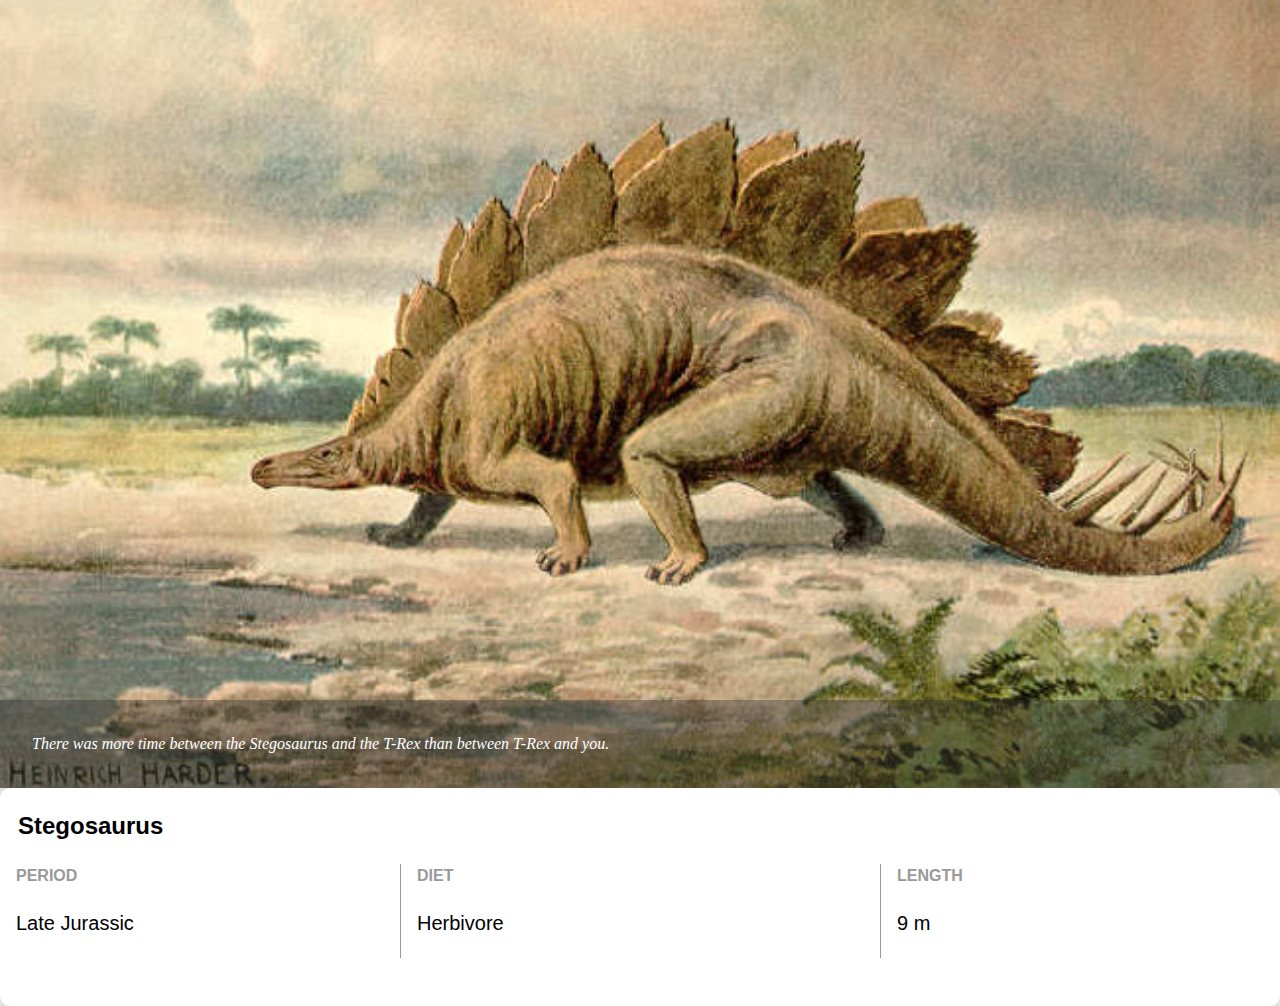
<file: index.html>
<!DOCTYPE html>
<html lang="en-ca">
<head>
  <meta charset="utf-8">
  <title>Stegosaurus</title>
  <link href="css/main.css" rel="stylesheet">
  <meta name="viewport" content="width=device-width,initial-scale=1">
</head>
<body>



	<figure class="fig">
		<img src="images/stegosaurus.jpg" alt="picture of stegosaurus">
		<figcaption class="fig-cap"><em>There was more time between the Stegosaurus and the T-Rex than between T-Rex and you.</em></figcaption>
	</figure>

	<div class="white-box">
			<h2 class="steg">Stegosaurus</h2>

				<div class="col-left">
					<h3 class="grey">Period</h3>
					<p class="black">Late Jurassic</p>
				</div>

				<div class="col-middle">
					<h3 class="grey">Diet</h3>
					<p class="black">Herbivore</p>
				</div>

				<div class="col-right">
					<h3 class="grey">Length</h3>
					<p class="black">9&nbsp;m</p4>
				</div>
	</div>

</body>
</html>
</file>
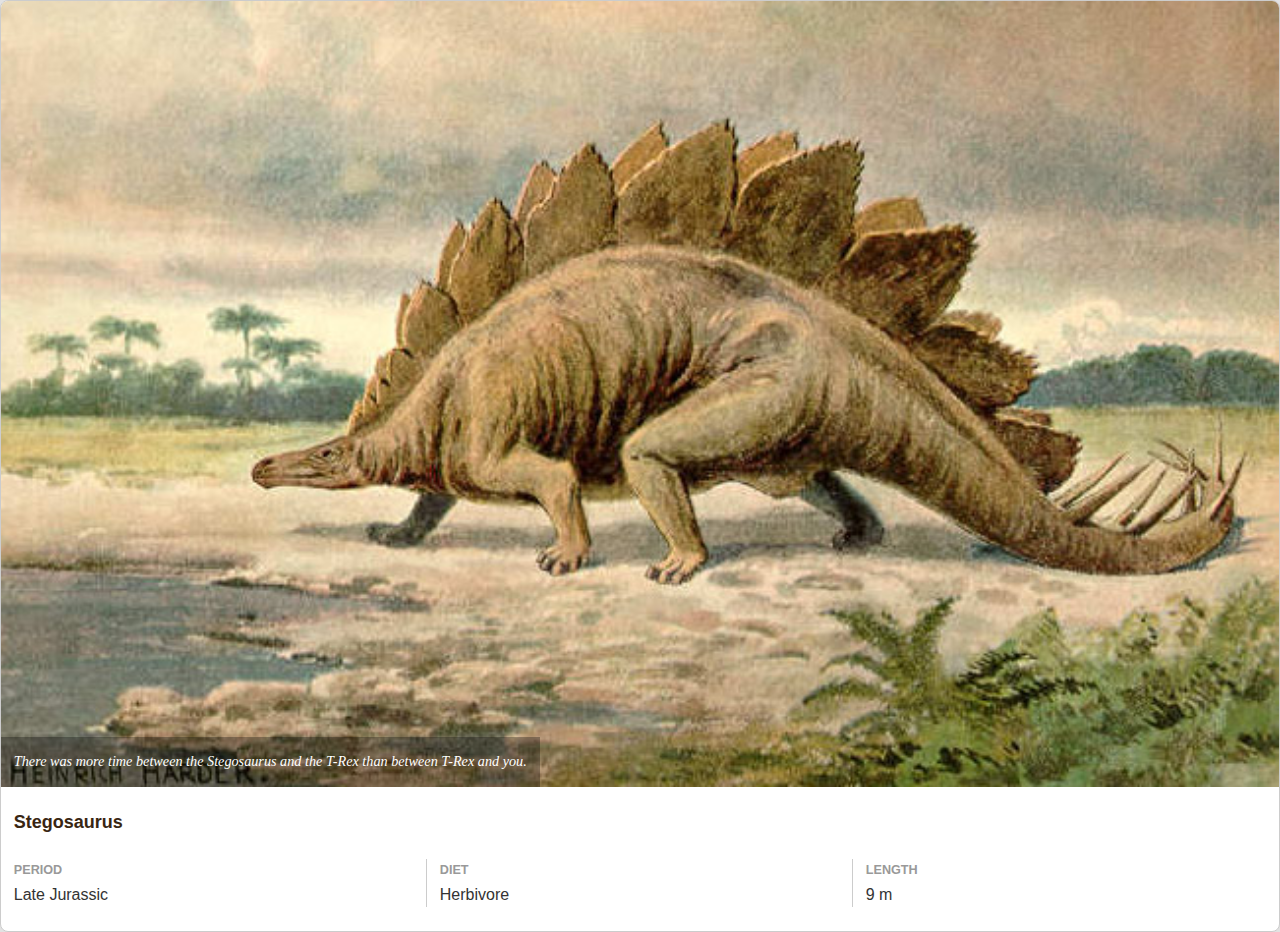
<file: exercise-1-solution/index.html>
<!DOCTYPE html>
<html lang="en-ca">
<head>
  <meta charset="utf-8">
  <title>Stegosaurus</title>
  <link href="css/main.css" rel="stylesheet">
  <meta name="viewport" content="width=device-width,initial-scale=1">
</head>
<body>

<article class="card">
  <header>
    <figure class="graphic">
      <img class="graphic__img" src="images/stegosaurus.jpg" alt="">
      <figcaption class="graphic__caption">There was more time between the Stegosaurus and the T-Rex than between T-Rex and you.</figcaption>
    </figure>

    <h1 class="card__heading">Stegosaurus</h1>
  </header>

  <div class="data">
    <div class="data__item">
      <h2 class="data__title">Period</h2>
      <p class="data__info">Late Jurassic</p>
    </div>
    <div class="data__item">
      <h2 class="data__title">Diet</h2>
      <p class="data__info">Herbivore</p>
    </div>
    <div class="data__item">
      <h2 class="data__title">Length</h2>
      <p class="data__info"><data value="9">9&nbsp;m</data></p>
    </div>
  </div>
</article>

</body>
</html>
</file>
<file: css/main.css>
@-moz-viewport { width: device-width; scale: 1; }
@-ms-viewport { width: device-width; scale: 1; }
@-o-viewport { width: device-width; scale: 1; }
@-webkit-viewport { width: device-width; scale: 1; }
@viewport { width: device-width; scale: 1; }

html {
  box-sizing: border-box;
  margin: 0;
  padding: 0;

  font: normal 100%/1.5 sans-serif;
  -moz-text-size-adjust: 100%;
  -ms-text-size-adjust: 100%;
  -webkit-text-size-adjust: 100%;
  text-size-adjust: 100%;
  background-color: #e2e2e2;
}

*, *:before, *:after {
  box-sizing: inherit;
}

body {
  margin: 0;
  padding: 0;
}

.white-box {
  background-color: #fff;
  overflow: hidden;
  padding-bottom: 3rem;
  border-radius: 10px;
}

img {
  display: block;
  width: 100%;
}

.fig {
  display: block;
  margin:0;
  padding:0;
  position: relative;
  background-color: #fff;
}

.fig-cap {
  font-family: serif;
  position: absolute;
  background-color: rgba(51,51,51,0.4);
  width:100%;
  bottom:0;
  color: #fff;
  padding:2em;
  font-size:1em;
}

.steg {
  margin-left: .75em;
  margin-bottom: ;
}

.col-left {
  float: left;
  width: 30%;
  margin-left: 1em;
}

.col-middle {
  float: left;
  width: 30%;
  border-left: solid 1px #999999;
  padding-left: 1em;
}

.col-right {
  float: right;
  width: 30%;
  margin-right:1em;
  border-left: solid 1px #999999;
  padding-left: 1em;
}

.grey {
  color:#999999;
  text-transform: uppercase;
  margin-bottom:0;
  margin-top:0;
  font-size:1em;
}

.black {
  font-size: 1.25em;
}
</file>
<file: exercise-1-solution/css/main.css>
@-moz-viewport { width: device-width; scale: 1; }
@-ms-viewport { width: device-width; scale: 1; }
@-o-viewport { width: device-width; scale: 1; }
@-webkit-viewport { width: device-width; scale: 1; }
@viewport { width: device-width; scale: 1; }

html {
  box-sizing: border-box;
  margin: 0;
  padding: 0;

  background-color: #e2e2e2;

  font: normal 100%/1.5 sans-serif;
  -moz-text-size-adjust: 100%;
  -ms-text-size-adjust: 100%;
  -webkit-text-size-adjust: 100%;
  text-size-adjust: 100%;
}

*, *:before, *:after {
  box-sizing: inherit;
}

body {
  margin: 0;
  padding: 0;
}

img {
  display: block;
  width: 100%;
}

.card {
  margin: 0;
  overflow: hidden;
  padding: 0;

  background-color: #fff;
  border: 1px solid #ccc;
  border-radius: 8px;

  color: #333;
}

.card__heading {
  margin: 0 0 1.5rem;
  padding: 0 0.8rem;

  color: #392612;
  font-size: 1.1250rem;
  line-height: 1.3333;
}

.graphic {
  margin: 0 0 1.5rem;
  padding: 0;
  position: relative;
}

.graphic__caption {
  bottom: 0;
  padding: 0.843rem 0.8rem;
  position: absolute;

  background-color: rgba(0,0,0,0.3);

  color: #fff;
  font: italic normal 0.8889rem/1.6875 Georgia,serif;
}

.data {
  margin: 0 0 1.5rem;
  overflow: hidden;
}

.data__item {
  float: left;
  padding-left: 0.8rem;
  width: 33.333%;

  border-right: 1px solid #ccc;
}

.data__item:last-child {
  border: 0;
}

.data__title {
  margin: 0;

  color: #999;
  font-size: 0.7901rem;
  line-height: 1.8984;
  text-transform: uppercase;
}

.data__info {
  margin: 0;
}
</file>
